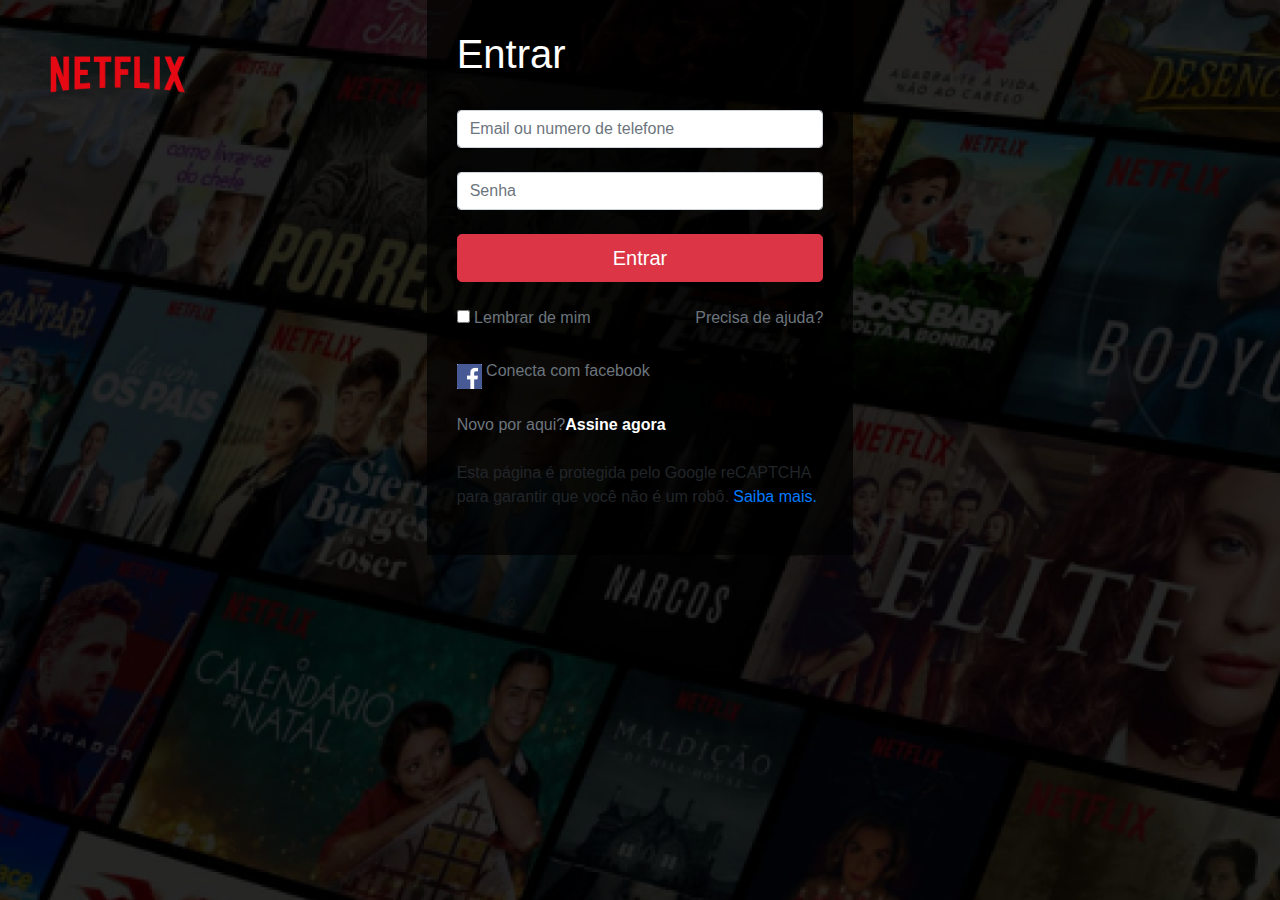
<file: netfix web/index.html>
<!DOCTYPE html>
<html>
<head>
    <meta charset="UTF-8">
    <meta name="viewport" content="width=device-width, initial-scale=1.0">
    <title>Login</title>
    <link rel="stylesheet" href="https://stackpath.bootstrapcdn.com/bootstrap/4.5.2/css/bootstrap.min.css">
    <link rel="stylesheet" href="style.css">
</head>
<body class="bg_filmes">
    <div class="container-fluid">
        <header class="row">
            <img src="assets/logo.png" alt="">
        </header>
    </div>
    <div id="caixa_login" class="col-4 offset-4">
        <h1 class="text-white">Entrar</h1>
        <br>
        <form action="">
            <div class="email">
                <input type="email" class="form-control form_control" placeholder= "Email ou numero de telefone" >
            </div>
            <br>
            <input type="passworld" class="form-control" placeholder="Senha" >
            <br>
            <button class="btn btn-lg btn-block btn-danger">Entrar</button>
            <div class="row mt-4">
                <div class="col text-muted">
                    <input type="checkbox"> Lembrar de mim
                </div>
                <div class="col text-right">
                    <a href="#" class="text-muted">Precisa de ajuda?</a>
                </div><br>
                <br>
            </div>
            <div class="face" >
                <img src="assets/image 1.png" alt="">
                <a href="#" class="text-muted">Conecta com facebook</a>
            </div><br>
            <a href="#" class="text-muted">Novo por aqui?<strong>Assine agora</strong></a><br>
            <br>
            <p>
                Esta página é protegida pelo Google reCAPTCHA para garantir
                que você não é um robô. <a href="#"> Saiba mais.</a>
            </p>
        </form>
    </div>
</body>
</html>
</file>
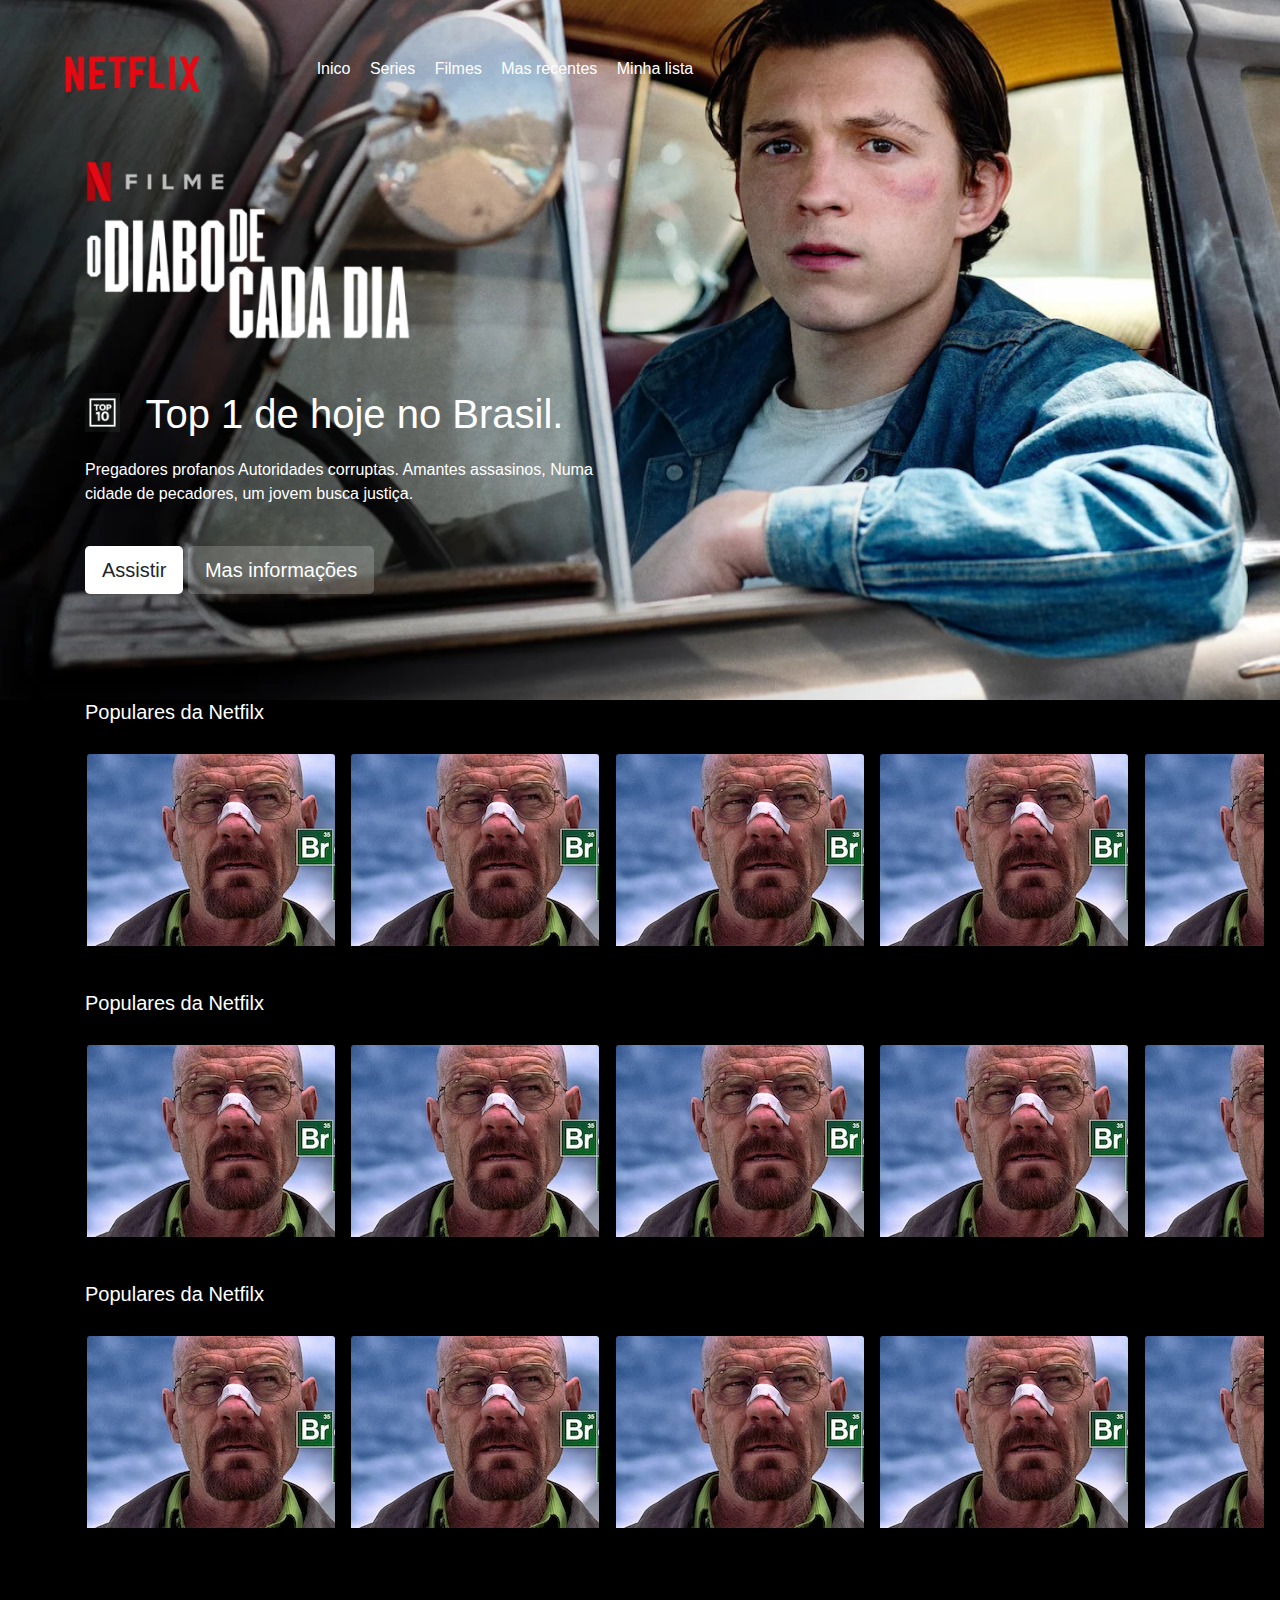
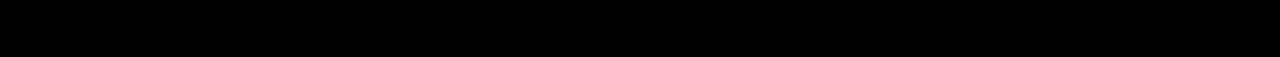
<file: netfix web/home.html>
<!DOCTYPE html>
<html lang="en">
<head>
    <meta charset="UTF-8">
    <meta name="viewport" content="width=device-width, initial-scale=1.0">
    <title>home</title>
    <link rel="stylesheet" href="https://stackpath.bootstrapcdn.com/bootstrap/4.5.2/css/bootstrap.min.css">
    <link rel="stylesheet" href="https://cdn.materialdesignicons.com/5.8.55/css/materialdesignicons.min.css">
    <link rel="stylesheet" href="style.css">
</head>
<body>
    <div class="container-fluid">
        <header class="row">
            <div class="col-2">
                <img src="assets/logo.png" alt="">
            </div>
            <div class="col-8">
                <ul class="menu_list">
                    <li>
                        <a href="#">Inico</a>
                    </li>
                    <li>
                        <a href="#">Series</a>
                    </li>
                    <li>
                        <a href="#">Filmes</a>
                    </li>
                    <li>
                        <a href="#">Mas recentes</a>
                    </li>
                    <li>
                        <a href="#">Minha lista</a>
                    </li>
                </ul>
            </div>
        </header>
    </div>
    <div id="hero" class="container-fluid">
        <div class="container">
            <div class="row" id="hero_infos">
                <div class="col-6">
                    <img class="logo" src="assets/diabo de cada dia.png">
                    <h1 class="text-white"><img src="assets/top-10 1.png"> Top 1 de hoje no Brasil.</h1>
                    <p class="text-white">
                        Pregadores profanos  Autoridades corruptas. Amantes assasinos, Numa cidade de pecadores,
                        um jovem busca justiça.
                    </p>
                    <br>
                    <button class="btn btn-lg btn-custom-white">
                        <span class="mdi mdi-play"></span> Assistir
                    </button>
                    <button class="btn btn-lg btn-custom-translucent">
                        <span class="mdi mdi-information-outline"></span> Mas informações
                    </button>
                </div>
            </div>
        </div>

    </div>
    <div id="main-content">
        <section>
            <div class="container">
                <div class="row">
                    <div class="col-12">
                        <h5 class="text-white">Populares da Netfilx</h5>
                    </div>
                     
                </div>
            </div>
            <div class="col-12">
                <ul class="filme_list">
                    <li class="filme">
                        <img src="assets/filmes/breaking-bad.jpg" alt="" class="img-fluit">
                    
                        <div class="filme_info">
                            <div class="col-12">
                                <a href="#" class="btn-custon-round btn btn-light rounded-circle">
                                    <span class="mdi mdi-play"></span>
                                </a>
                                <a href="#" class="btn-custon-round border-white btn rounded-circle opacity-50">
                                    <span class="mdi mdi-thumb-down text-white"></span>
                                </a>
                                <a href="#" class="btn-custon-round border-white btn rounded-circle opacity-50">
                                    <span class="mdi mdi-thumb-up text-white"></span>
                                </a>
                                <a href="#" class="btn-custon-round  border-white btn rounded-circle opacity-50">
                                    <span class="mdi mdi-plus"></span>
                                </a>
                            </div>
                            <p>T3:EP5 <strong>Meu Episodeo</strong> </p>
                        </div>
                    </li>


                    <li class="filme">
                        <img src="assets/filmes/breaking-bad.jpg" alt="" class="img-fluit">
                    
                        <div class="filme_info">
                            <div class="col-12">
                                <a href="#" class="btn-custon-round btn btn-light rounded-circle">
                                    <span class="mdi mdi-play"></span>
                                </a>
                                <a href="#" class="btn-custon-round border-white btn rounded-circle opacity-50">
                                    <span class="mdi mdi-thumb-down text-white"></span>
                                </a>
                                <a href="#" class="btn-custon-round border-white btn rounded-circle opacity-50">
                                    <span class="mdi mdi-thumb-up text-white"></span>
                                </a>
                                <a href="#" class="btn-custon-round  border-white btn rounded-circle opacity-50">
                                    <span class="mdi mdi-plus"></span>
                                </a>
                            </div>
                            <p>T3:EP5 <strong>Meu Episodeo</strong> </p>
                        </div>
                    </li>
                    <li class="filme">
                        <img src="assets/filmes/breaking-bad.jpg" alt="" class="img-fluit">
                    
                        <div class="filme_info">
                            <div class="col-12">
                                <a href="#" class="btn-custon-round btn btn-light rounded-circle">
                                    <span class="mdi mdi-play"></span>
                                </a>
                                <a href="#" class="btn-custon-round border-white btn rounded-circle opacity-50">
                                    <span class="mdi mdi-thumb-down text-white"></span>
                                </a>
                                <a href="#" class="btn-custon-round border-white btn rounded-circle opacity-50">
                                    <span class="mdi mdi-thumb-up text-white"></span>
                                </a>
                                <a href="#" class="btn-custon-round  border-white btn rounded-circle opacity-50">
                                    <span class="mdi mdi-plus"></span>
                                </a>
                            </div>
                            <p>T3:EP5 <strong>Meu Episodeo</strong> </p>
                        </div>
                    </li>
                    <li class="filme">
                        <img src="assets/filmes/breaking-bad.jpg" alt="" class="img-fluit">
                    
                        <div class="filme_info">
                            <div class="col-12">
                                <a href="#" class="btn-custon-round btn btn-light rounded-circle">
                                    <span class="mdi mdi-play"></span>
                                </a>
                                <a href="#" class="btn-custon-round border-white btn rounded-circle opacity-50">
                                    <span class="mdi mdi-thumb-down text-white"></span>
                                </a>
                                <a href="#" class="btn-custon-round border-white btn rounded-circle opacity-50">
                                    <span class="mdi mdi-thumb-up text-white"></span>
                                </a>
                                <a href="#" class="btn-custon-round  border-white btn rounded-circle opacity-50">
                                    <span class="mdi mdi-plus"></span>
                                </a>
                            </div>
                            <p>T3:EP5 <strong>Meu Episodeo</strong> </p>
                        </div>
                    </li>
                    <li class="filme">
                        <img src="assets/filmes/breaking-bad.jpg" alt="" class="img-fluit">
                    
                        <div class="filme_info">
                            <div class="col-12">
                                <a href="#" class="btn-custon-round btn btn-light rounded-circle">
                                    <span class="mdi mdi-play"></span>
                                </a>
                                <a href="#" class="btn-custon-round border-white btn rounded-circle opacity-50">
                                    <span class="mdi mdi-thumb-down text-white"></span>
                                </a>
                                <a href="#" class="btn-custon-round border-white btn rounded-circle opacity-50">
                                    <span class="mdi mdi-thumb-up text-white"></span>
                                </a>
                                <a href="#" class="btn-custon-round  border-white btn rounded-circle opacity-50">
                                    <span class="mdi mdi-plus"></span>
                                </a>
                            </div>
                            <p>T3:EP5 <strong>Meu Episodeo</strong> </p>
                        </div>
                    </li>
                    
                </ul>
            </div>
        </section>
        <section>
            <div class="container">
                <div class="row">
                    <div class="col-12">
                        <h5 class="text-white">Populares da Netfilx</h5>
                    </div>
                     
                </div>
            </div>
            <div class="col-12">
                <ul class="filme_list">
                    <li class="filme">
                        <img src="assets/filmes/breaking-bad.jpg" alt="" class="img-fluit">
                    
                        <div class="filme_info">
                            <div class="col-12">
                                <a href="#" class="btn-custon-round btn btn-light rounded-circle">
                                    <span class="mdi mdi-play"></span>
                                </a>
                                <a href="#" class="btn-custon-round border-white btn rounded-circle opacity-50">
                                    <span class="mdi mdi-thumb-down text-white"></span>
                                </a>
                                <a href="#" class="btn-custon-round border-white btn rounded-circle opacity-50">
                                    <span class="mdi mdi-thumb-up text-white"></span>
                                </a>
                                <a href="#" class="btn-custon-round  border-white btn rounded-circle opacity-50">
                                    <span class="mdi mdi-plus"></span>
                                </a>
                            </div>
                            <p>T3:EP5 <strong>Meu Episodeo</strong> </p>
                        </div>
                    </li>


                    <li class="filme">
                        <img src="assets/filmes/breaking-bad.jpg" alt="" class="img-fluit">
                    
                        <div class="filme_info">
                            <div class="col-12">
                                <a href="#" class="btn-custon-round btn btn-light rounded-circle">
                                    <span class="mdi mdi-play"></span>
                                </a>
                                <a href="#" class="btn-custon-round border-white btn rounded-circle opacity-50">
                                    <span class="mdi mdi-thumb-down text-white"></span>
                                </a>
                                <a href="#" class="btn-custon-round border-white btn rounded-circle opacity-50">
                                    <span class="mdi mdi-thumb-up text-white"></span>
                                </a>
                                <a href="#" class="btn-custon-round  border-white btn rounded-circle opacity-50">
                                    <span class="mdi mdi-plus"></span>
                                </a>
                            </div>
                            <p>T3:EP5 <strong>Meu Episodeo</strong> </p>
                        </div>
                    </li>
                    <li class="filme">
                        <img src="assets/filmes/breaking-bad.jpg" alt="" class="img-fluit">
                    
                        <div class="filme_info">
                            <div class="col-12">
                                <a href="#" class="btn-custon-round btn btn-light rounded-circle">
                                    <span class="mdi mdi-play"></span>
                                </a>
                                <a href="#" class="btn-custon-round border-white btn rounded-circle opacity-50">
                                    <span class="mdi mdi-thumb-down text-white"></span>
                                </a>
                                <a href="#" class="btn-custon-round border-white btn rounded-circle opacity-50">
                                    <span class="mdi mdi-thumb-up text-white"></span>
                                </a>
                                <a href="#" class="btn-custon-round  border-white btn rounded-circle opacity-50">
                                    <span class="mdi mdi-plus"></span>
                                </a>
                            </div>
                            <p>T3:EP5 <strong>Meu Episodeo</strong> </p>
                        </div>
                    </li>
                    <li class="filme">
                        <img src="assets/filmes/breaking-bad.jpg" alt="" class="img-fluit">
                    
                        <div class="filme_info">
                            <div class="col-12">
                                <a href="#" class="btn-custon-round btn btn-light rounded-circle">
                                    <span class="mdi mdi-play"></span>
                                </a>
                                <a href="#" class="btn-custon-round border-white btn rounded-circle opacity-50">
                                    <span class="mdi mdi-thumb-down text-white"></span>
                                </a>
                                <a href="#" class="btn-custon-round border-white btn rounded-circle opacity-50">
                                    <span class="mdi mdi-thumb-up text-white"></span>
                                </a>
                                <a href="#" class="btn-custon-round  border-white btn rounded-circle opacity-50">
                                    <span class="mdi mdi-plus"></span>
                                </a>
                            </div>
                            <p>T3:EP5 <strong>Meu Episodeo</strong> </p>
                        </div>
                    </li>
                    <li class="filme">
                        <img src="assets/filmes/breaking-bad.jpg" alt="" class="img-fluit">
                    
                        <div class="filme_info">
                            <div class="col-12">
                                <a href="#" class="btn-custon-round btn btn-light rounded-circle">
                                    <span class="mdi mdi-play"></span>
                                </a>
                                <a href="#" class="btn-custon-round border-white btn rounded-circle opacity-50">
                                    <span class="mdi mdi-thumb-down text-white"></span>
                                </a>
                                <a href="#" class="btn-custon-round border-white btn rounded-circle opacity-50">
                                    <span class="mdi mdi-thumb-up text-white"></span>
                                </a>
                                <a href="#" class="btn-custon-round  border-white btn rounded-circle opacity-50">
                                    <span class="mdi mdi-plus"></span>
                                </a>
                            </div>
                            <p>T3:EP5 <strong>Meu Episodeo</strong> </p>
                        </div>
                    </li>
                    
                </ul>
            </div>
        </section>
        <section>
            <div class="container">
                <div class="row">
                    <div class="col-12">
                        <h5 class="text-white">Populares da Netfilx</h5>
                    </div>
                     
                </div>
            </div>
            <div class="col-12">
                <ul class="filme_list">
                    <li class="filme">
                        <img src="assets/filmes/breaking-bad.jpg" alt="" class="img-fluit">
                    
                        <div class="filme_info">
                            <div class="col-12">
                                <a href="#" class="btn-custon-round btn btn-light rounded-circle">
                                    <span class="mdi mdi-play"></span>
                                </a>
                                <a href="#" class="btn-custon-round border-white btn rounded-circle opacity-50">
                                    <span class="mdi mdi-thumb-down text-white"></span>
                                </a>
                                <a href="#" class="btn-custon-round border-white btn rounded-circle opacity-50">
                                    <span class="mdi mdi-thumb-up text-white"></span>
                                </a>
                                <a href="#" class="btn-custon-round  border-white btn rounded-circle opacity-50">
                                    <span class="mdi mdi-plus"></span>
                                </a>
                            </div>
                            <p>T3:EP5 <strong>Meu Episodeo</strong> </p>
                        </div>
                    </li>


                    <li class="filme">
                        <img src="assets/filmes/breaking-bad.jpg" alt="" class="img-fluit">
                    
                        <div class="filme_info">
                            <div class="col-12">
                                <a href="#" class="btn-custon-round btn btn-light rounded-circle">
                                    <span class="mdi mdi-play"></span>
                                </a>
                                <a href="#" class="btn-custon-round border-white btn rounded-circle opacity-50">
                                    <span class="mdi mdi-thumb-down text-white"></span>
                                </a>
                                <a href="#" class="btn-custon-round border-white btn rounded-circle opacity-50">
                                    <span class="mdi mdi-thumb-up text-white"></span>
                                </a>
                                <a href="#" class="btn-custon-round  border-white btn rounded-circle opacity-50">
                                    <span class="mdi mdi-plus"></span>
                                </a>
                            </div>
                            <p>T3:EP5 <strong>Meu Episodeo</strong> </p>
                        </div>
                    </li>
                    <li class="filme">
                        <img src="assets/filmes/breaking-bad.jpg" alt="" class="img-fluit">
                    
                        <div class="filme_info">
                            <div class="col-12">
                                <a href="#" class="btn-custon-round btn btn-light rounded-circle">
                                    <span class="mdi mdi-play"></span>
                                </a>
                                <a href="#" class="btn-custon-round border-white btn rounded-circle opacity-50">
                                    <span class="mdi mdi-thumb-down text-white"></span>
                                </a>
                                <a href="#" class="btn-custon-round border-white btn rounded-circle opacity-50">
                                    <span class="mdi mdi-thumb-up text-white"></span>
                                </a>
                                <a href="#" class="btn-custon-round  border-white btn rounded-circle opacity-50">
                                    <span class="mdi mdi-plus"></span>
                                </a>
                            </div>
                            <p>T3:EP5 <strong>Meu Episodeo</strong> </p>
                        </div>
                    </li>
                    <li class="filme">
                        <img src="assets/filmes/breaking-bad.jpg" alt="" class="img-fluit">
                    
                        <div class="filme_info">
                            <div class="col-12">
                                <a href="#" class="btn-custon-round btn btn-light rounded-circle">
                                    <span class="mdi mdi-play"></span>
                                </a>
                                <a href="#" class="btn-custon-round border-white btn rounded-circle opacity-50">
                                    <span class="mdi mdi-thumb-down text-white"></span>
                                </a>
                                <a href="#" class="btn-custon-round border-white btn rounded-circle opacity-50">
                                    <span class="mdi mdi-thumb-up text-white"></span>
                                </a>
                                <a href="#" class="btn-custon-round  border-white btn rounded-circle opacity-50">
                                    <span class="mdi mdi-plus"></span>
                                </a>
                            </div>
                            <p>T3:EP5 <strong>Meu Episodeo</strong> </p>
                        </div>
                    </li>
                    <li class="filme">
                        <img src="assets/filmes/breaking-bad.jpg" alt="" class="img-fluit">
                    
                        <div class="filme_info">
                            <div class="col-12">
                                <a href="#" class="btn-custon-round btn btn-light rounded-circle">
                                    <span class="mdi mdi-play"></span>
                                </a>
                                <a href="#" class="btn-custon-round border-white btn rounded-circle opacity-50">
                                    <span class="mdi mdi-thumb-down text-white"></span>
                                </a>
                                <a href="#" class="btn-custon-round border-white btn rounded-circle opacity-50">
                                    <span class="mdi mdi-thumb-up text-white"></span>
                                </a>
                                <a href="#" class="btn-custon-round  border-white btn rounded-circle opacity-50">
                                    <span class="mdi mdi-plus"></span>
                                </a>
                            </div>
                            <p>T3:EP5 <strong>Meu Episodeo</strong> </p>
                        </div>
                    </li>
                    
                </ul>
            </div>
        </section>
    </div>
</body>
</html>
</file>
<file: netfix web/style.css>
/*
    gerais
*/
body{
    background: #000;
}
header{
    padding: 50px;
    background:linear-gradient(
    225.5% 225.5% at 50% -115.77%,
    #101010 60.43%,
    rgba(16, 16, 16, 0) 93.75%
    );
    position: absolute;
    width: 100%;
    top: 0;
    z-index: 2;
}

header img{
    width: 150px;
}

.btn-custom-white{
    background-color: #fff;
}
.btn-custom-translucent{
    background-color: rgba(255,2555,2555, 0.2);
    color: #fff;
}
.btn-custom-translucen:hover{
    color: #fff;
    opacity: 0.8;
}

.btn-custom-white:hover{
    opacity: 0.8;
}
.btn-custon-round {
    padding: 5px 9px !important;
}
.opacity-50{
    opacity: 0.5;
}




/*
    pagina de login
*/
body.bg_filmes{
    background-image: url(assets/backgraud.png);
    background-size: cover;
    background-repeat: no-repeat;
}


#caixa_login{
    background: rgba(0, 0, 0, 0.7);
    padding: 30px;
   /* margin-top: 150px;*/
}

.face img{
    width: 25px;
    padding-top: 10px;
}

.face a{
    padding-top:30px, 30px;
}

strong{
    color: white;
}

/*
    home
*/

.menu_list{
    list-style: none;
    padding-left: o;
    padding-top: 7px;
}

.menu_list li{
    display: inline-block;
    margin-left: 15px;
}

.menu_list a{
    color: #fff;
}

#hero{
    height: 700px;
    background-image: url(assets/capa\ filme.png);
    background-repeat: no-repeat;
    background-position: center;
    background-size: cover;
    position: absolute;
    z-index: 1;
    top: 0;
}

#hero::after{
    content: ;
    width: 100%;
    height: 350px;
    display: block;
    background: radial-gradient(215.77% 215.77% at 50% -115.77%, rgba(16, 16, 16, 0) 0%, #101010 100%);
    position: absolute;
    left: 0;
    z-index: 2;
    top: calc(700px - 350px);
}
#hero_infos{
    padding: 0;
    margin-top: 170px;
    z-index: 3;
    position: relative;
}

#hero_infos img.logo{
    margin-bottom: 50px;
    width: 800px;
}
#hero_infos h1{
    margin-bottom: 20px;
}
#hero_infos img{
    width: 35px;
    margin-top: -10px;
    margin-right: 15px;
}

#main-content{
    margin-top: 700px;
}

.filme_list{
    overflow-x: scroll;
    list-style: none;
    padding: 0;
    white-space: nowrap;
    padding: 20px 0;
    display: block;
    border: 1px solid transparent;
    
}

.filme_list::-webkit-scrollbar{
    display: none;
}
 .filme{
     display: inline-block;
     width: 250px;
     margin-right: 10px;
     border-radius: 4px;
     overflow: hidden;
     transition: 0.5s;
     overflow: auto;
     border: 1px solid transparent;
     overflow: hidden;
 }

 .filme:hover{
     cursor: pointer;
     transform: scale(1.2);
     z-index: 999;
     transform: 0.5%;
 }
 .filme:hover .filme_info{
     transform: scale(1);
     transition: 0.5s;
 }

 .filme:first-child{
     margin-left: 70px;
 }

 .filme_info{
     background-color: #171717;
     padding: 10px;
     height: 100px;
     width: 100px;
     transform: scale(0);
 }

 .filme_info .col-12 {
     margin-top: 5px;
 }

 .filme_info .col-12:first-child {
     margin-bottom: 20px;
 }

section{
     margin-bottom: -100px;
     position: relative;
 }

sectio:hover{
     z-index: 91;
 }
</file>
